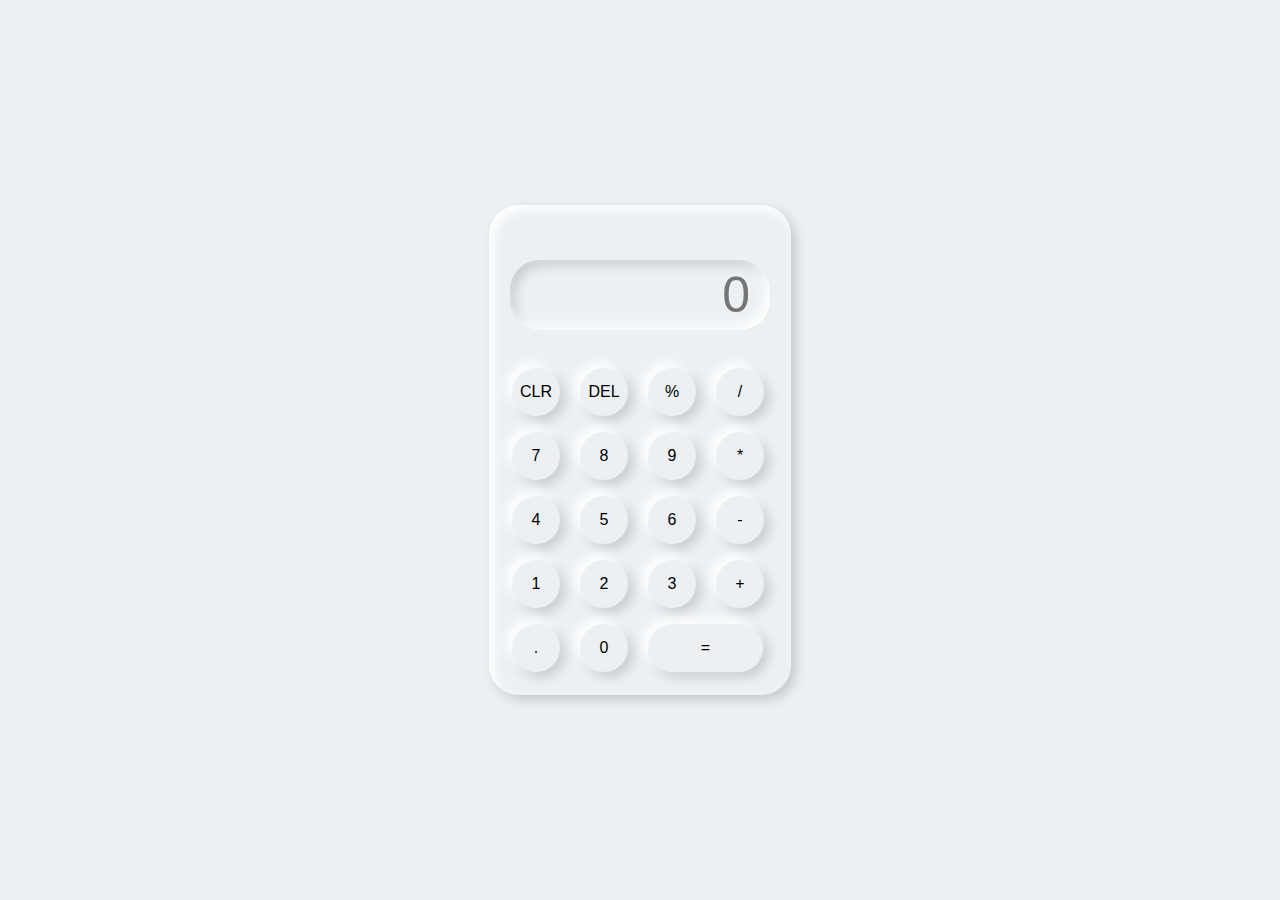
<file: calculator/index.html>
<!DOCTYPE html>
<html lang="en">
<head>
    <meta charset="UTF-8">
    <meta name="viewport" content="width=device-width, initial-scale=1.0">
    <title>Calculator</title>
    <link rel="stylesheet" href="style.css">
    <script defer src="script.js"></script>
</head>
<body>
    <div class="container">
        <div class="calculator">
            <input type="text" placeholder="0" id="output-screen">
            <button onclick="Clear()">CLR</button>
            <button onclick="del()">DEL</button>
            <button onclick="display('%')">%</button>
            <button onclick="display('/')">/</button>
            <button onclick="display('7')">7</button>
            <button onclick="display('8')">8</button>
            <button onclick="display('9')">9</button>
            <button onclick="display('*')">*</button>
            <button onclick="display('4')">4</button>
            <button onclick="display('5')">5</button>
            <button onclick="display('6')">6</button>
            <button onclick="display('-')">-</button>
            <button onclick="display('1')">1</button>
            <button onclick="display('2')">2</button>
            <button onclick="display('3')">3</button>
            <button onclick="display('+')">+</button>
            <button onclick="display('.')">.</button>
            <button onclick="display('0')">0</button>
            <button onclick="Calculate()" class="equal">=</button>



        </div>
    </div>

</body>
</html>
</file>
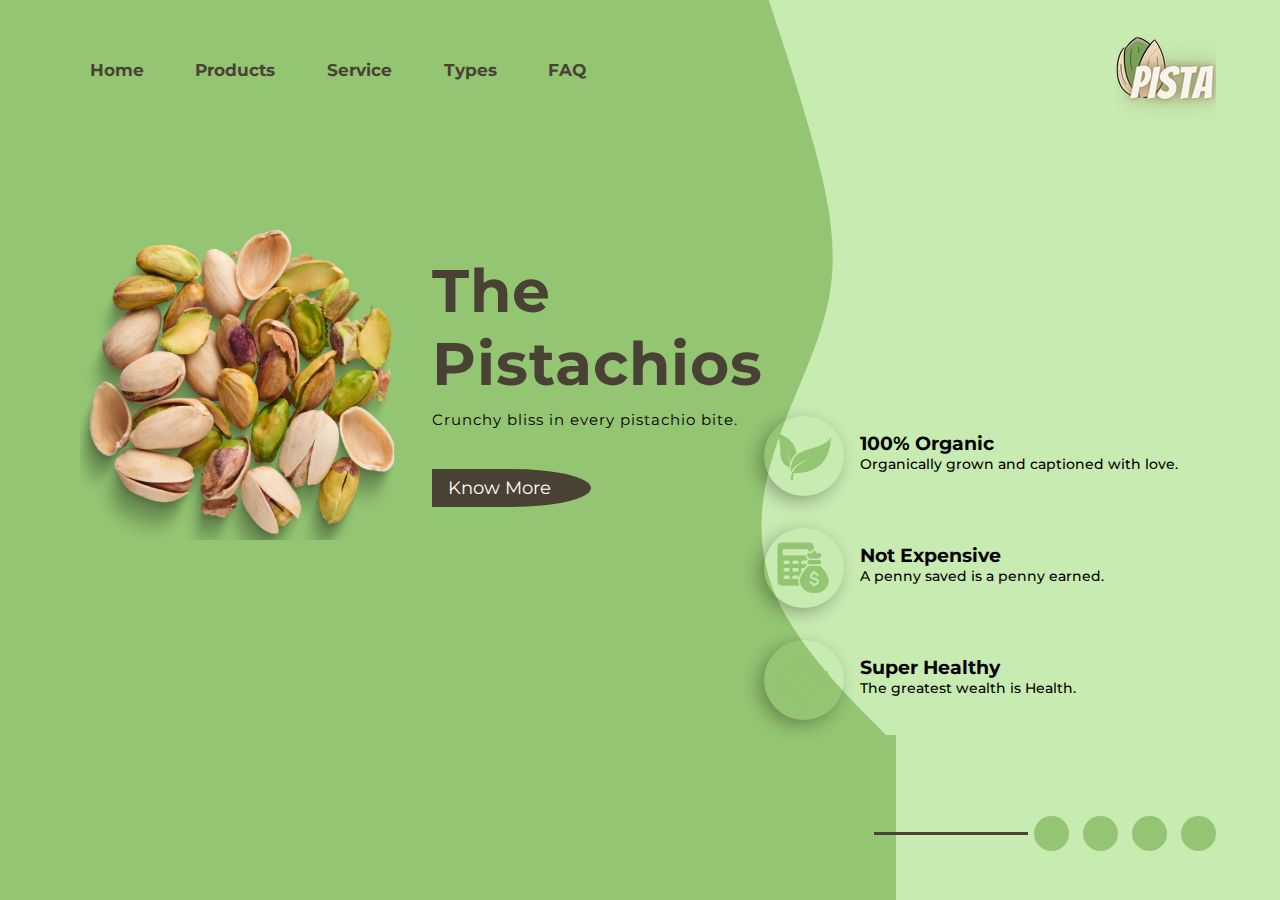
<file: LandingPage/page.html>
<!DOCTYPE html>
<html lang="en">

<head>
    <meta charset="UTF-8">
    <meta http-equiv="X-UA-Compatible" content="IE=edge">
    <meta name="viewport" content="width=device-width, initial-scale=1.0">
    <title>Document</title>
    <link rel="stylesheet" href="https://unpkg.com/swiper@8/swiper-bundle.min.css" />
    <link rel="stylesheet" href="https://use.fontawesome.com/releases/v5.15.4/css/all.css" 
integrity="sha384-DyZ88mC6Up2uqS4h/KRgHuoeGwBcD4Ng9SiP4dIRy0EXTlnuz47vAwmeGwVChigm" crossorigin="anonymous">
    <link rel="stylesheet" href="page.css">
</head>

<body>
    <div class="container">
        <div class="wave">
            <img src="bg.png" alt="">
        </div>

        <nav>
            <ul>
                <li><a href="#">Home</a></li>
                <li><a href="#">Products</a></li>
                <li><a href="#">Service</a></li>
                <li><a href="#">Types</a></li>
                <li><a href="#">FAQ</a></li>
            </ul>
            <img src="logo.png" alt="">
        </nav>

        <div class="main-content">

            <div class="image-pista">
                <div class="swiper mySwiper">
                    <div class="swiper-wrapper">
                        <div class="swiper-slide"><img src="img1.png" alt=""></div>
                        <div class="swiper-slide"><img src="img2.png" alt=""></div>
                        <div class="swiper-slide"><img src="img3.png" alt=""></div>    
                    </div> 
                </div>
            </div>
            <div class="main-text">
                <h1>The Pistachios</h1>
                <p>Crunchy bliss in every pistachio bite.</p>
                <button>Know More</button>
            </div>
        </div>

        <div class="right">
            <div class="box">
                <div class="image">
                    <img src="img4.png" alt="">
                </div>
                <div class="inner-box">
                    <h3>100% Organic</h3>
                    <p>Organically grown and captioned with love.</p>
                </div>
            </div>
            <div class="box">
                <div class="image">
                    <img src="img5.png" alt="">
                </div>
                <div class="inner-box">
                    <h3>Not Expensive</h3>
                    <p>A penny saved is a penny earned.</p>
                </div>
            </div>
            <div class="box">
                <div class="image">
                    <img src="img6.png" alt="">
                </div>
                <div class="inner-box">
                    <h3>Super Healthy</h3>
                    <p>The greatest wealth is Health.</p>
                </div>
            </div>
        </div>

        <div class="social-links">
            <i class="fab fa-instagram"></i>
            <i class="fab fa-facebook-f"></i>
            <i class="fab fa-twitter"></i>
            <i class="far fa-envelope"></i>
        </div>
    </div>
    <script src="https://unpkg.com/swiper@8/swiper-bundle.min.js"></script>
    <script>
        var swiper = new Swiper(".mySwiper", {
          slidesPerView: 1,
          spaceBetween: 30,
          loop: true,
        });
      </script>
</body>

</html>
</file>
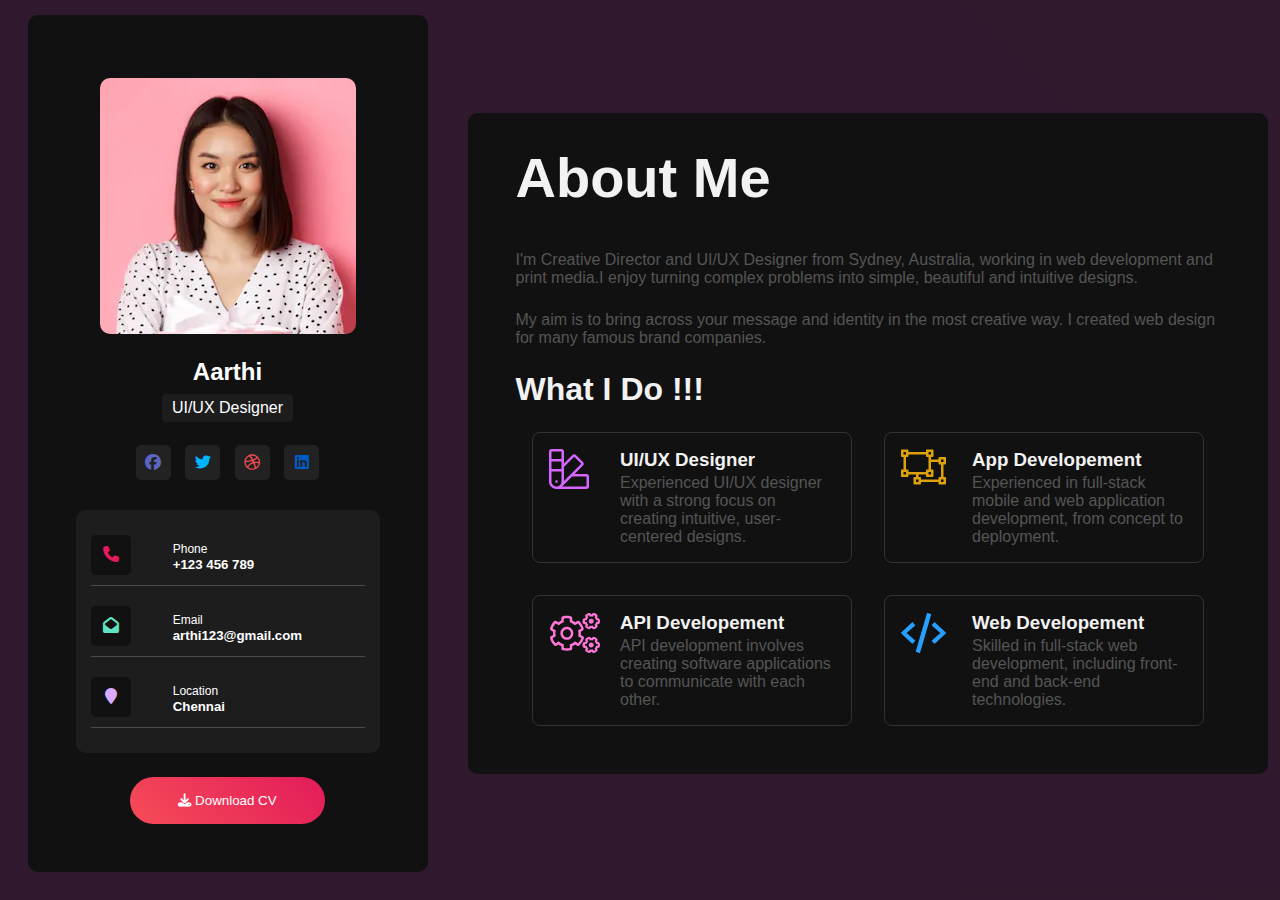
<file: Portfolio/app.html>
<!DOCTYPE html>
<html lang="en">
<head>
    <meta charset="UTF-8">
    <meta http-equiv="X-UA-Compatible" content="IE=edge">
    <meta name="viewport" content="width=device-width, initial-scale=1.0">
    <title>Personal Portfolio</title>
    <link rel="stylesheet" href="app.css">

    <link rel="stylesheet" href="https://cdnjs.cloudflare.com/ajax/libs/font-awesome/6.2.1/css/all.min.css">
</head>
<body>
   <div class="container">
       <div class="profile-card"> 
            <div class="profile-pic">
                <img src="avatar.webp" alt="user avatar">
            </div>

            <div class="profile-details">
                 <div class="intro">
                    <h2>Aarthi</h2>
                    <h4>UI/UX Designer</h4>
                    <div class="social">
                        <a href="#"><i class="fab fa-facebook" style="color:var(--blue)"></i></a>
                        <a href="#"><i class="fab fa-twitter"  style="color:var(--skyblue)"></i></a>
                        <a href="#"><i class="fab fa-dribbble"  style="color:var(--dark-pink)"></i></a>
                        <a href="#"><i class="fab fa-linkedin"  style="color:var(--light-blue)"></i></a>
                    </div>
                 </div>

                 <div class="contact-info">
                    <div class="row">
                         <div class="icon">
                            <i class="fa fa-phone"  style="color:var(--dark-magenta)"></i>
                         </div>
                         <div class="content">
                            <span>Phone</span>
                            <h5>+123 456 789</h5>
                         </div>
                    </div>

                    <div class="row">
                        <div class="icon">
                           <i class="fa fa-envelope-open"  style="color:var(--light-green)"></i>
                        </div>
                        <div class="content">
                           <span>Email</span>
                           <h5>arthi123@gmail.com</h5>
                        </div>
                   </div>
    
                   <div class="row">
                    <div class="icon">
                       <i class="fa fa-map-marker"  style="color:var(--light-purple)"></i>
                    </div>
                    <div class="content">
                       <span>Location</span>
                       <h5>Chennai</h5>
                    </div>
                 </div>

            </div>
               <button class="download-btn"> <i class="fa fa-download"></i> Download CV</button>
            </div>
       </div>

       <div class="about">
           <h1>About Me</h1>

           <p> I'm Creative Director and UI/UX Designer from Sydney, Australia,  
            working in web development and print media.I enjoy turning complex problems into simple, 
            beautiful and intuitive designs.
          </p>

          <p>
            My aim is to bring across your message and identity in the most creative way. 
            I created web design for many famous brand companies.
          </p>
          <h2>What I Do !!!</h2>
          <div class="work">
             <div class="workbox">
                 <div class="icon">
                    <img src="ui.svg" alt="">
                 </div>
                 <div class="desc">
                    <h3>UI/UX Designer</h3>
                    <p>Experienced UI/UX designer with a strong focus on creating intuitive, user-centered designs.</p>
                 </div>
             </div>

             <div class="workbox">
                <div class="icon">
                   <img src="app.svg" alt="">
                </div>
                <div class="desc">
                   <h3>App Developement</h3>
                   <p>Experienced in full-stack mobile and web application development, from concept to deployment.</p>
                </div>
            </div>

            <div class="workbox">
                <div class="icon">
                   <img src="api.svg" alt="">
                </div>
                <div class="desc">
                   <h3>API Developement</h3>
                   <p>API development involves creating  software applications to communicate with each other.</p>
                </div>
            </div>

            <div class="workbox">
                <div class="icon">
                   <img src="web.svg" alt="">
                </div>
                <div class="desc">
                   <h3>Web Developement</h3>
                   <p>Skilled in full-stack web development, including front-end and back-end technologies.</p>
                </div>
            </div>
          </div>
       </div>
   </div>
</body>
</html>
</file>
<file: calculator/style.css>
*{
    margin: 0;
    padding: 0;
    box-sizing: border-box;
    background-color: #ecf0f3;
    font-family: sans-serif;
    outline: none;

}
.container{
    height: 100vh;
    display: flex;
    justify-content: center;
    align-items: center;
}
.calculator{
    background-color: #ecf0f3;
    padding: 15px;
    border-radius: 30px;
    box-shadow: inset 5px 5px 12px #ffffff,  5px 5px 12px rgba(0, 0, 0, .16);
    display: grid;  
    grid-template-columns: repeat(4,68px);                
}
input{
    grid-column: span 4;
    height: 70px;
    width: 260px;
    background-color: #ecf0f3;
    box-shadow: inset -5px -5px 12px #ffffff, inset 5px 5px 12px rgba(0, 0, 0, .16) ;
    border: none;
    border-radius: 30px;
    color: rgb(70, 70, 70);
    font-size: 50px;
    text-align: end;
    margin: auto;
    margin-top: 40px;
    margin-bottom: 30px;
    padding: 20px;

    
}
button{
    height: 48px;
    width: 48px;
    background-color: #ecf0f3;
    box-shadow: -5px -5px 12px #ffffff , 5px 5px 12px rgba(0, 0, 0, .16);
    border: none;
    border-radius: 50%;
    margin: 8px;
    font-size: 16px;
}
.equal{
    width: 115px;
    border-radius: 40px;
    background-color:#ecf0f3;
    box-shadow: -5px -5px 12px #ffffff , 5px 5px 12px rgba(0, 0, 0, .16);

}
</file>
<file: LandingPage/page.css>
@import url('https://fonts.googleapis.com/css2?family=Montserrat&display=swap');

* {
    padding: 0%;
    margin: 0;
    font-family: 'Montserrat', sans-serif;
}

.container {
    height: 100vh;
    width: 100%;
    background: linear-gradient(to right, #93C572 70%, #C8EBB1 30%);
    position: relative;
    overflow: hidden;
}
.wave {
    position: absolute;
    top: 0;
    right: 30%;
}
nav {
    width: 90%;
    margin: auto;
    padding-top: 20px;
    display: flex;
    justify-content: space-between;
    align-items: center;
}
nav ul {
    display: flex;
    list-style-type: none;  
}
nav ul li{
    margin:0 5px;
}
nav ul a{
    text-decoration: none;
    padding: 0.3rem 1.3rem;
    font-size: 17px;
    font-weight: bold;
    color: #494234;
    position: relative;
    z-index: 1;
}
nav ul a::after{
    content: "";
    width: 0%;
    height: 100%;
    position: absolute;
    top:0;
    left:0px;
    border-radius: 20px;
    background-color: #C8EBB1;
    z-index: -1;
    transition: 0.5s;
}
nav ul a:hover:after{
    width: 100%;
}
.main-content {
    width: 60%;
    padding-top: 100px;
    margin-left: 3rem;
    display: flex;
    align-items: center;
    justify-content: space-around;
}
.image-pista ,.main-text{
    flex-basis: 50%;
}
.image-pista img{
    width: 100%;
}
.main-content h1 {
    font-size: 60px;
    letter-spacing: 1px;
    color: #494234;
}
.main-content p{
    margin-top: 10px;
    font-size: 15px;
    letter-spacing: 1px;
}
.main-content button{
    margin-top: 2.5rem;
    outline: none;
    border: none;
    font-size: 18px;
    padding: 0.5rem 2.5rem 0.5rem 1rem;
    border-radius: 0 50% 50% 0;
    background-color: #494234;
    color: white;
    cursor: pointer;
}
.swiper{
    width: 20rem;
}
.swiper-slide{
    display: flex;
    align-items: center;
    justify-content: center;
}
.right{
    position: absolute;
    right: 8%;
    bottom: 20%;
}
.box{
    display: flex;
    align-items: center;
}
.right .box .image img{
    width: 70%;
}
.image{
    margin-top: 2rem;
    width: 80px;
    height: 80px;
    border-radius: 50%;
    box-shadow: -5px 5px 17px rgba(0,0,0,0.3);
    display: flex;
    align-items: center;
    justify-content: center;
    transition: 0.5s;
}
.image:hover{
    background-color: rgba(73,66,52,0.7);
}
.box .inner-box{
    margin: 1.5rem 0 0 1rem;
}
.box .inner-box p{
    font-size: 14px;
    font-weight: 500;
}
.social-links{
    position: absolute;
    right: 5%;
    bottom: 5%;
}
.social-links::before{
    content: "";
    width: 80%;
    height: 3px;
    position: absolute;
    top:42%;
    left: -150px;
    background-color: #494234;
}
.social-links i{
    margin-left: 10px;
    width: 35px;
    height: 35px;
    border-radius: 50%;
    background-color: #93C572;
    display: inline-flex;
    align-items: center;
    justify-content: center;
    transition: 0.5s;
}
.social-links i:hover{
    transform: translateY(-5px);
}
</file>
<file: Portfolio/app.css>
:root{
    --purple:#2F192E;
    --purple-light:#30192d;
    --dark-blue:#012677;
    --blue:#5c65c0;
    --skyblue :#00b4fc;
    --light-blue:#005bc5;
    --dark-pink:#f64c57;
    --dark-magenta:#e21b5a;
    --light-green:#61e2c2;
    --light-purple:#d9abff;
}
*{
    box-sizing: border-box;
    padding:0;
    margin:0;
    text-decoration: none;
    font-family: poppins,sans-serif;
}
body{
    background: linear-gradient(45deg, var(--purple),var(--purple-light));
}

.container{
    display: flex;
    justify-content: space-around;
    align-items: center;
    min-height: 100%;
    width: 100%;
    flex-wrap: wrap;
    position: relative;
}
.profile-card{
    background: #111;
    width:400px;
    padding: 3rem;
    border-radius: 10px;
    min-height: 400px;
    position: relative;
    color:#fff;
    margin: 15px;
    display: flex;
    justify-content: space-between;
    align-items: center;
    flex-direction: column;
}
.profile-card .profile-pic{
    margin-top: 15px;
    overflow: hidden;
}
.profile-card .profile-pic img{
    border-radius: 10px;
}
.profile-card .profile-details{
    display: flex;
    flex-direction: column;
    justify-content: flex-start;
    align-items: center;
    width:100%;
}
.profile-details .intro{
    display: flex;
    justify-content: center;
    align-items: center;
    flex-direction: column;
}
.profile-details .intro h2{
    margin-top: 20px;
}
.profile-details .intro h4{
    background: #1d1d1d;
    font-weight: 400;
    border-radius: 4px;
    padding: 5px 10px;
    margin: 8px;
}
.profile-details .intro .social{
    margin-top: 10px;
    margin-bottom: 25px;
}
.profile-details .intro .social i{
    color:#ddd;
    font-size: 16px;
    background-color:#222;
    margin: 5px;
    height: 35px;
    width:35px;
    line-height: 35px;
    text-align: center;
    border-radius: 5px;
    transition: 0.5s;
}
.profile-details .intro .social i:hover{
    transform: scale(1.2);
    border:1px solid rgba(255,255,255,0.3);
}
.profile-details .contact-info{
    background-color: #1d1d1d;
    padding: 15px;
    border-radius: 10px;
    width: 100%;
}
.profile-details .contact-info .row{
    display: flex;
    justify-content: space-between;
    align-items: center;
    border-bottom: 1px solid rgba(255,255,255,0.2);
    padding: 10px 0;
    margin-bottom: 10px;
}
.contact-info .row .icon{
    height: 40px;
    width: 40px;
    line-height: 40px;
    border-radius: 5px;
    background-color: #111;
    text-align: center;
    color:#fff;
    transition: 0.5s;
}
.row .icon:hover{
    transform:scale(1.2);
    border:1px solid rgba(255,255,255,0.1);
}
.row .content{
    min-width: 70%;
}
.row .content span{
    font-size: 12px;
}
.download-btn{
    background: linear-gradient(45deg, #f64c57,#e21b5a);
    color:#fff;
    padding: 1rem 3rem;
    border-radius: 30px;
    margin-top: 1.5rem;
    border:none;
}

.about{
    background-color: #111;
    max-width: 800px;
    padding: 2rem 3rem;
    border-radius: 10px;
}
.about h1{
    color:#f2f2f2;
    margin-bottom: 1.1rem;
    position: relative;
    display: inline-block;
    font-size: 3.5rem;
}
.about h1::after{
    position: absolute;
    content: "";
    top:50%;
    right:-50%;
    width:45%;
    height: 3px;
}
.about h2{
    color:#f2f2f2;
    font-size: 2rem;
    margin:0.5rem 0;
}
.about p{
    color:#555;
    margin:1.5rem 0;
}
.about .work{
    display: grid;
    grid-template-columns: 1fr 1fr;
    grid-template-rows: auto;
}
.work .workbox{
    display: flex;
    justify-content: space-between;
    border-radius:8px;
    border:1px solid #333;
    padding: 1rem;
    margin:1rem;

}
.work .workbox .desc{
    width:75%;
    color:#555;
}
.work .workbox .desc h3{
    color:#f2f2f2;
    margin-bottom: 3px;
}
.work .workbox .desc p{
    margin:0px;
}

@media(max-width:768px)
{
    .about{
        width: 1005;
        max-width: 400px;
        padding:1rem;
        margin:1rem;

    }
    .about h1{
        font-size: 2.2rem;
    }
    .about .work{
        grid-template-columns: repeat(1,1fr);
        grid-template-rows: repeat(4,auto);
    }
}
</file>
